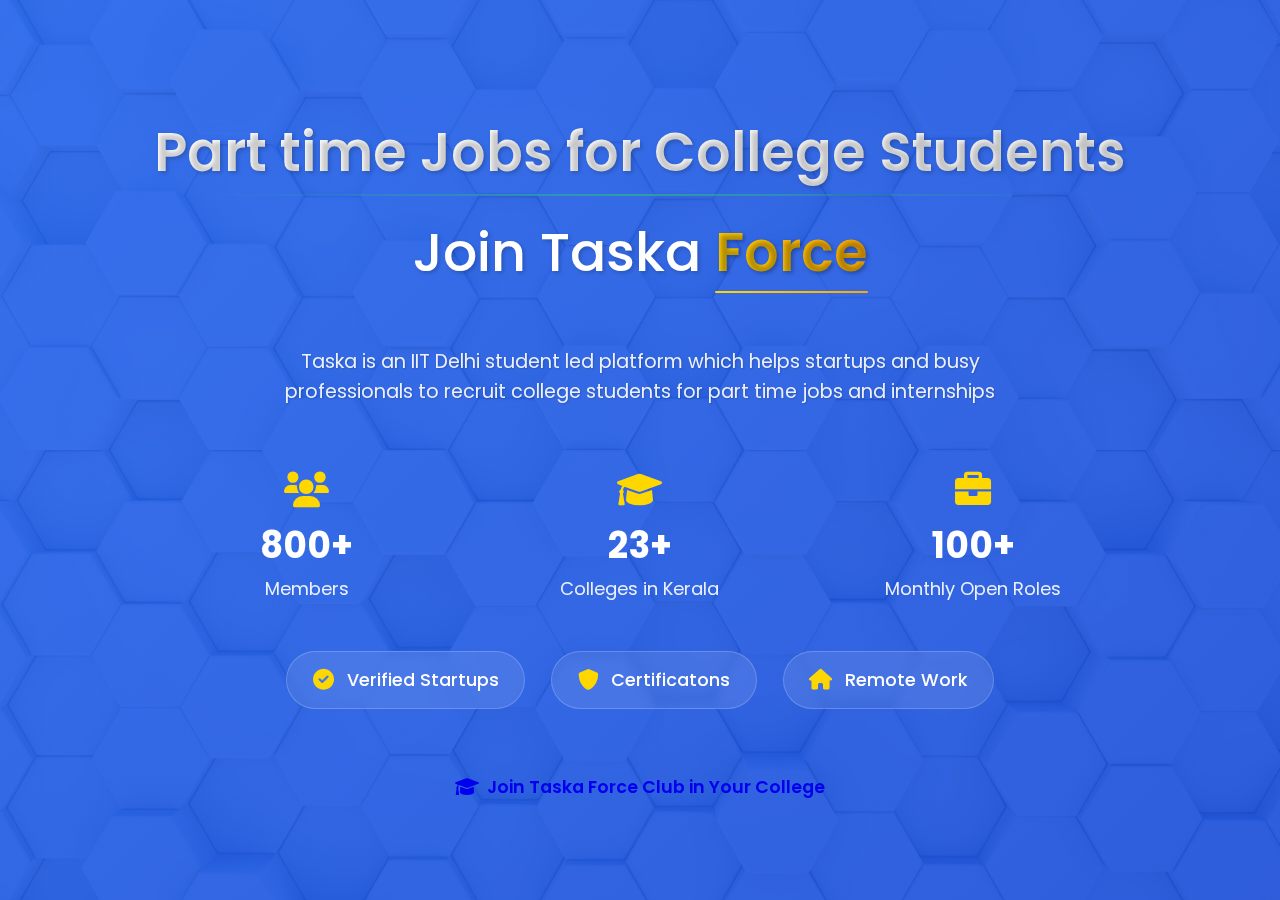
<file: index.html>
<!DOCTYPE html>
<html lang="en">
<head>
    <meta charset="UTF-8">
    <meta name="viewport" content="width=device-width, initial-scale=1.0">
    <title>Taska Campus Ambassador Program</title>
    <link rel="preconnect" href="https://fonts.googleapis.com">
    <link rel="preconnect" href="https://fonts.gstatic.com" crossorigin>
    <link href="https://fonts.googleapis.com/css2?family=Poppins:wght@300;400;500;600;700&display=swap" rel="stylesheet">
    <link rel="stylesheet" href="styles.css">
    <link rel="stylesheet" href="https://cdnjs.cloudflare.com/ajax/libs/font-awesome/6.0.0/css/all.min.css">
</head>
<body>


    <!-- Hero Section -->
    <section id="home" class="hero">
        <div class="video-background">
            <video autoplay muted loop playsinline>
                <source src="bg.mp4" type="video/mp4">
                <!-- Fallback background if video fails to load -->
                <div class="fallback-background"></div>
            </video>
            <div class="overlay"></div>
        </div>
        <div class="hero-content">
            <h1>
                <span class="heading-line">Part time Jobs for College Students</span>
                
                <span class="heading-brand">Join Taska <span class="force-text">Force</span></span>
            </h1>
            
            <p class="hero-description">Taska is an IIT Delhi student led platform which helps startups and busy professionals to recruit college students for part time jobs and internships</p>
            
            <div class="hero-stats">
                <div class="stat-item">
                    <i class="fas fa-users"></i>
                    <span class="stat-number">800+</span>
                    <span class="stat-label">Members</span>
                </div>
                <div class="stat-item">
                    <i class="fas fa-graduation-cap"></i>
                    <span class="stat-number">23+</span>
                    <span class="stat-label">Colleges in Kerala</span>
                </div>
                <div class="stat-item">
                    <i class="fas fa-briefcase"></i>
                    <span class="stat-number">100+</span>
                    <span class="stat-label">Monthly Open Roles</span>
                </div>
            </div>

            <div class="trust-badges">
                <div class="trust-item">
                    <i class="fas fa-check-circle"></i>
                    <span>Verified Startups</span>
                </div>
                <div class="trust-item">
                    <i class="fas fa-shield-alt"></i>
                    <span>Certificatons</span>
                </div>
                <div class="trust-item">
                    <i class="fas fa-home"></i>
                    <span>Remote Work</span>
                </div>
            </div>

            <a href="college-select.html" class="cta-button"><i class="fas fa-graduation-cap"></i> Join Taska Force Club in Your College</a>
        </div>
    </section>

    
   

    <script src="script.js"></script>
</body>
</html>
</file>
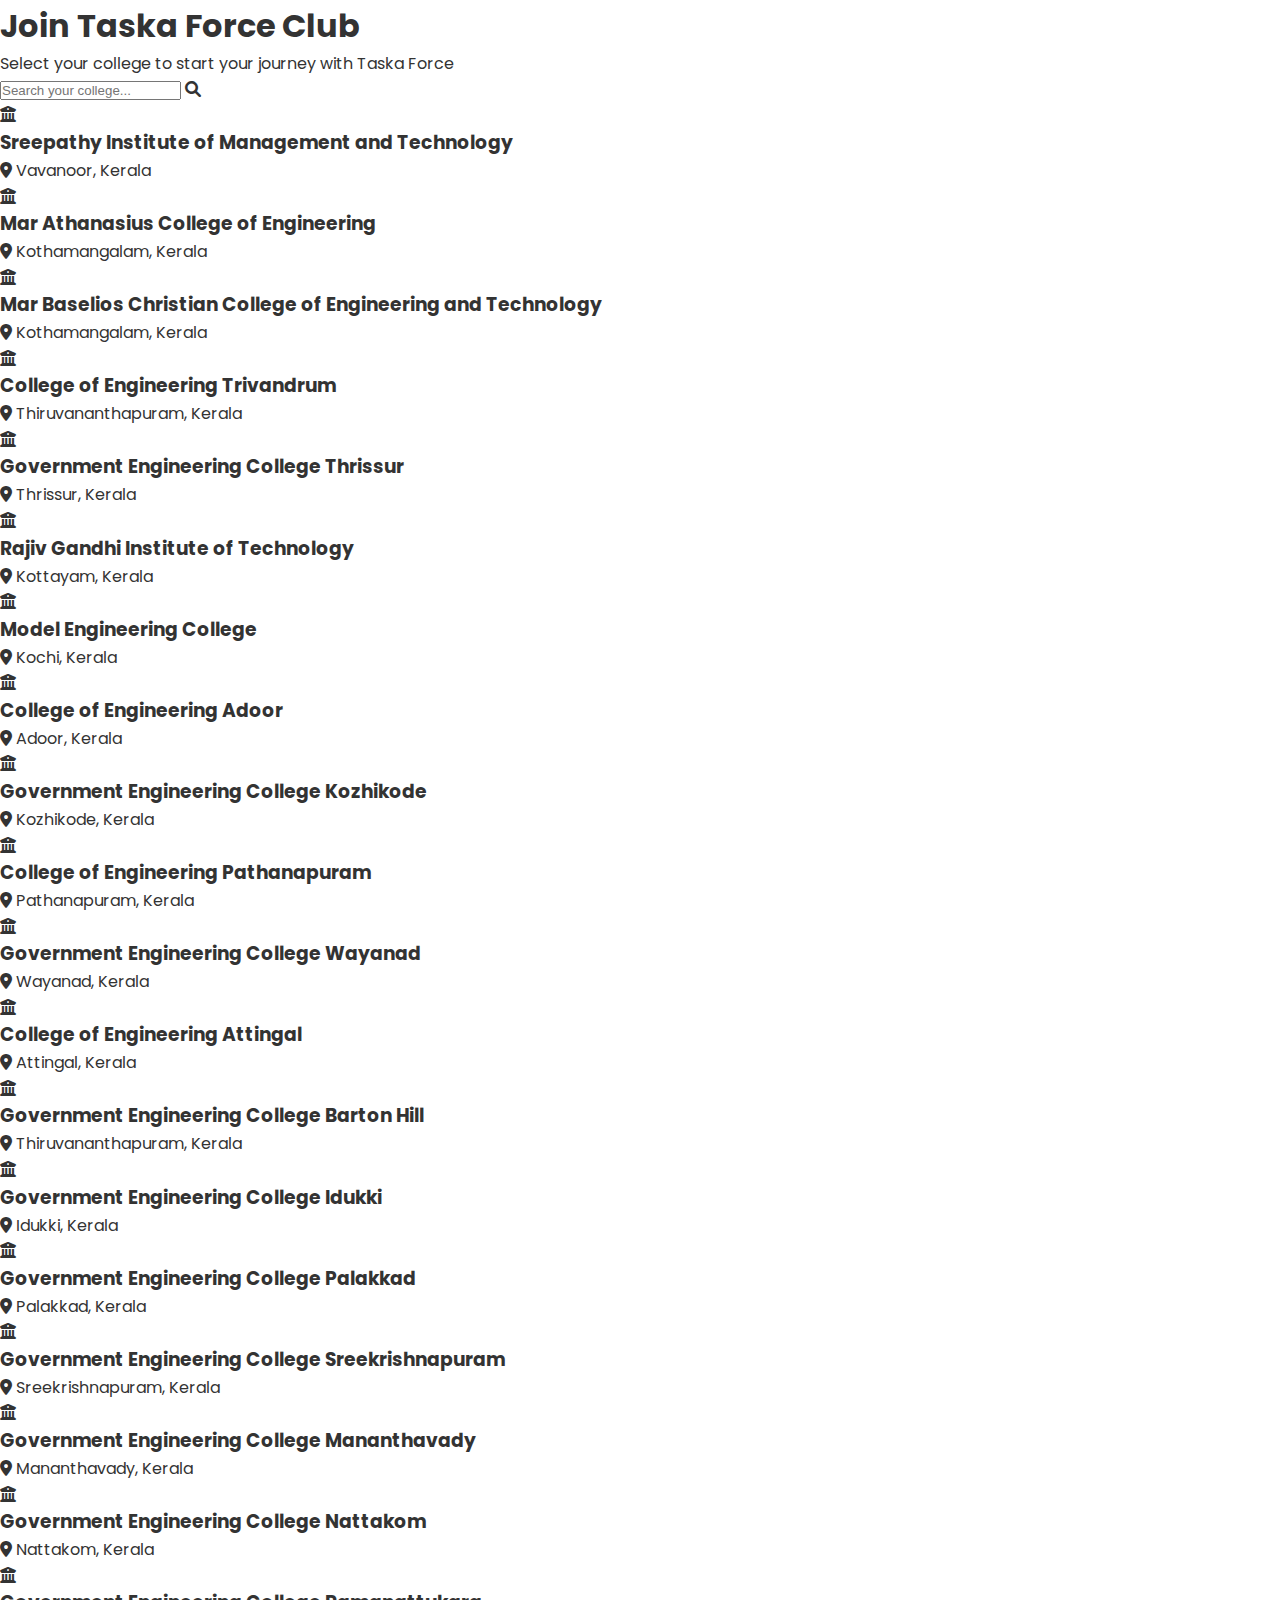
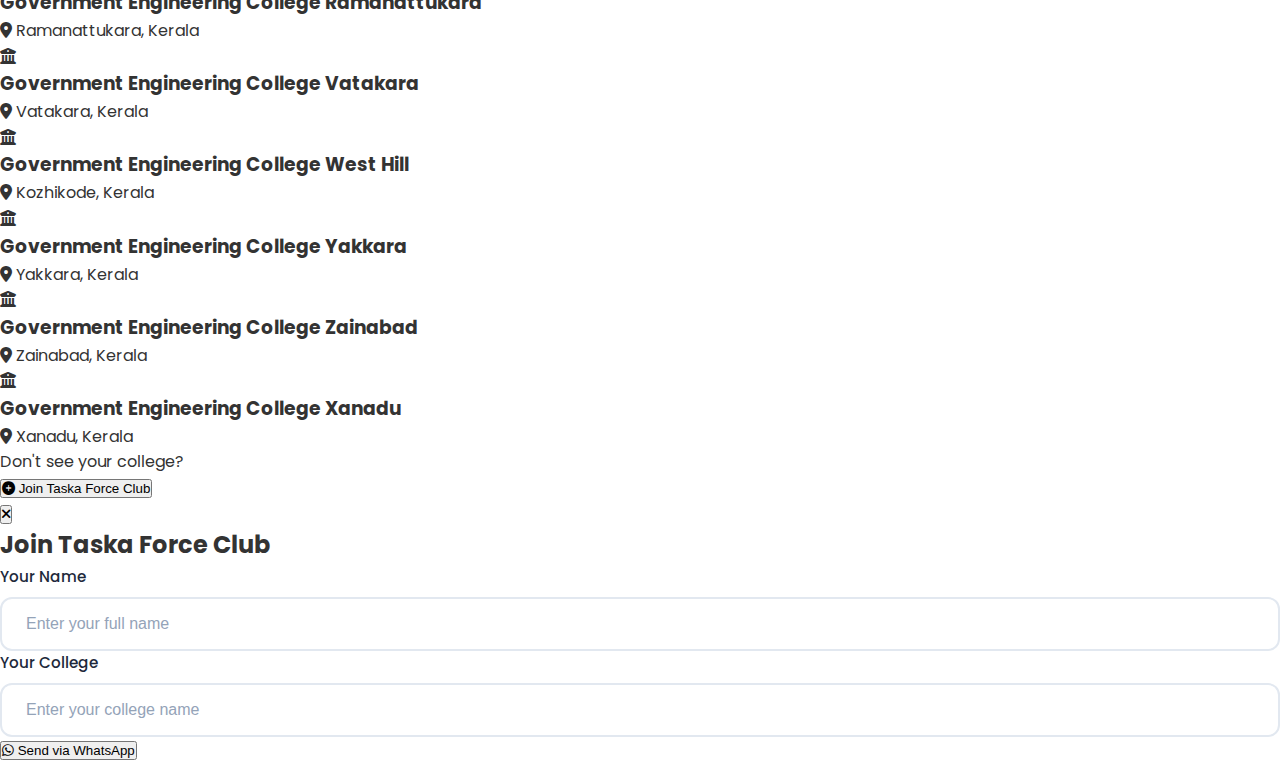
<file: college-select.html>
<!DOCTYPE html>
<html lang="en">
<head>
    <meta charset="UTF-8">
    <meta name="viewport" content="width=device-width, initial-scale=1.0">
    <title>Join Taska Force Club - Select Your College</title>
    <link rel="preconnect" href="https://fonts.googleapis.com">
    <link rel="preconnect" href="https://fonts.gstatic.com" crossorigin>
    <link href="https://fonts.googleapis.com/css2?family=Poppins:wght@300;400;500;600;700&display=swap" rel="stylesheet">
    <link rel="stylesheet" href="styles.css">
    <link rel="stylesheet" href="https://cdnjs.cloudflare.com/ajax/libs/font-awesome/6.0.0/css/all.min.css">
</head>
<body>
    <div class="college-select-container">
        <div class="college-select-content">
            <h1>Join Taska Force Club</h1>
            <p class="subtitle">Select your college to start your journey with Taska Force</p>
            
            <div class="college-search">
                <input type="text" id="collegeSearch" placeholder="Search your college..." class="search-input">
                <i class="fas fa-search search-icon"></i>
            </div>

            <div class="colleges-grid">
                <div class="college-card">
                    <div class="college-icon">
                        <i class="fas fa-university"></i>
                    </div>
                    <div class="college-info">
                        <h3>Sreepathy Institute of Management and Technology</h3>
                        <div class="college-location">
                            <i class="fas fa-map-marker-alt"></i>
                            <span>Vavanoor, Kerala</span>
                        </div>
                    </div>
                </div>
                <div class="college-card">
                    <div class="college-icon">
                        <i class="fas fa-university"></i>
                    </div>
                    <div class="college-info">
                        <h3>Mar Athanasius College of Engineering</h3>
                        <div class="college-location">
                            <i class="fas fa-map-marker-alt"></i>
                            <span>Kothamangalam, Kerala</span>
                        </div>
                    </div>
                </div>
                <div class="college-card">
                    <div class="college-icon">
                        <i class="fas fa-university"></i>
                    </div>
                    <div class="college-info">
                        <h3>Mar Baselios Christian College of Engineering and Technology</h3>
                        <div class="college-location">
                            <i class="fas fa-map-marker-alt"></i>
                            <span>Kothamangalam, Kerala</span>
                        </div>
                    </div>
                </div>
                <div class="college-card">
                    <div class="college-icon">
                        <i class="fas fa-university"></i>
                    </div>
                    <div class="college-info">
                        <h3>College of Engineering Trivandrum</h3>
                        <div class="college-location">
                            <i class="fas fa-map-marker-alt"></i>
                            <span>Thiruvananthapuram, Kerala</span>
                        </div>
                    </div>
                </div>
                <div class="college-card">
                    <div class="college-icon">
                        <i class="fas fa-university"></i>
                    </div>
                    <div class="college-info">
                        <h3>Government Engineering College Thrissur</h3>
                        <div class="college-location">
                            <i class="fas fa-map-marker-alt"></i>
                            <span>Thrissur, Kerala</span>
                        </div>
                    </div>
                </div>
                <div class="college-card">
                    <div class="college-icon">
                        <i class="fas fa-university"></i>
                    </div>
                    <div class="college-info">
                        <h3>Rajiv Gandhi Institute of Technology</h3>
                        <div class="college-location">
                            <i class="fas fa-map-marker-alt"></i>
                            <span>Kottayam, Kerala</span>
                        </div>
                    </div>
                </div>
                <div class="college-card">
                    <div class="college-icon">
                        <i class="fas fa-university"></i>
                    </div>
                    <div class="college-info">
                        <h3>Model Engineering College</h3>
                        <div class="college-location">
                            <i class="fas fa-map-marker-alt"></i>
                            <span>Kochi, Kerala</span>
                        </div>
                    </div>
                </div>
                <div class="college-card">
                    <div class="college-icon">
                        <i class="fas fa-university"></i>
                    </div>
                    <div class="college-info">
                        <h3>College of Engineering Adoor</h3>
                        <div class="college-location">
                            <i class="fas fa-map-marker-alt"></i>
                            <span>Adoor, Kerala</span>
                        </div>
                    </div>
                </div>
                <div class="college-card">
                    <div class="college-icon">
                        <i class="fas fa-university"></i>
                    </div>
                    <div class="college-info">
                        <h3>Government Engineering College Kozhikode</h3>
                        <div class="college-location">
                            <i class="fas fa-map-marker-alt"></i>
                            <span>Kozhikode, Kerala</span>
                        </div>
                    </div>
                </div>
                <div class="college-card">
                    <div class="college-icon">
                        <i class="fas fa-university"></i>
                    </div>
                    <div class="college-info">
                        <h3>College of Engineering Pathanapuram</h3>
                        <div class="college-location">
                            <i class="fas fa-map-marker-alt"></i>
                            <span>Pathanapuram, Kerala</span>
                        </div>
                    </div>
                </div>
                <div class="college-card">
                    <div class="college-icon">
                        <i class="fas fa-university"></i>
                    </div>
                    <div class="college-info">
                        <h3>Government Engineering College Wayanad</h3>
                        <div class="college-location">
                            <i class="fas fa-map-marker-alt"></i>
                            <span>Wayanad, Kerala</span>
                        </div>
                    </div>
                </div>
                <div class="college-card">
                    <div class="college-icon">
                        <i class="fas fa-university"></i>
                    </div>
                    <div class="college-info">
                        <h3>College of Engineering Attingal</h3>
                        <div class="college-location">
                            <i class="fas fa-map-marker-alt"></i>
                            <span>Attingal, Kerala</span>
                        </div>
                    </div>
                </div>
                <div class="college-card">
                    <div class="college-icon">
                        <i class="fas fa-university"></i>
                    </div>
                    <div class="college-info">
                        <h3>Government Engineering College Barton Hill</h3>
                        <div class="college-location">
                            <i class="fas fa-map-marker-alt"></i>
                            <span>Thiruvananthapuram, Kerala</span>
                        </div>
                    </div>
                </div>
                <div class="college-card">
                    <div class="college-icon">
                        <i class="fas fa-university"></i>
                    </div>
                    <div class="college-info">
                        <h3>Government Engineering College Idukki</h3>
                        <div class="college-location">
                            <i class="fas fa-map-marker-alt"></i>
                            <span>Idukki, Kerala</span>
                        </div>
                    </div>
                </div>
                <div class="college-card">
                    <div class="college-icon">
                        <i class="fas fa-university"></i>
                    </div>
                    <div class="college-info">
                        <h3>Government Engineering College Palakkad</h3>
                        <div class="college-location">
                            <i class="fas fa-map-marker-alt"></i>
                            <span>Palakkad, Kerala</span>
                        </div>
                    </div>
                </div>
                <div class="college-card">
                    <div class="college-icon">
                        <i class="fas fa-university"></i>
                    </div>
                    <div class="college-info">
                        <h3>Government Engineering College Sreekrishnapuram</h3>
                        <div class="college-location">
                            <i class="fas fa-map-marker-alt"></i>
                            <span>Sreekrishnapuram, Kerala</span>
                        </div>
                    </div>
                </div>
                <div class="college-card">
                    <div class="college-icon">
                        <i class="fas fa-university"></i>
                    </div>
                    <div class="college-info">
                        <h3>Government Engineering College Mananthavady</h3>
                        <div class="college-location">
                            <i class="fas fa-map-marker-alt"></i>
                            <span>Mananthavady, Kerala</span>
                        </div>
                    </div>
                </div>
                <div class="college-card">
                    <div class="college-icon">
                        <i class="fas fa-university"></i>
                    </div>
                    <div class="college-info">
                        <h3>Government Engineering College Nattakom</h3>
                        <div class="college-location">
                            <i class="fas fa-map-marker-alt"></i>
                            <span>Nattakom, Kerala</span>
                        </div>
                    </div>
                </div>
                <div class="college-card">
                    <div class="college-icon">
                        <i class="fas fa-university"></i>
                    </div>
                    <div class="college-info">
                        <h3>Government Engineering College Ramanattukara</h3>
                        <div class="college-location">
                            <i class="fas fa-map-marker-alt"></i>
                            <span>Ramanattukara, Kerala</span>
                        </div>
                    </div>
                </div>
                <div class="college-card">
                    <div class="college-icon">
                        <i class="fas fa-university"></i>
                    </div>
                    <div class="college-info">
                        <h3>Government Engineering College Vatakara</h3>
                        <div class="college-location">
                            <i class="fas fa-map-marker-alt"></i>
                            <span>Vatakara, Kerala</span>
                        </div>
                    </div>
                </div>
                <div class="college-card">
                    <div class="college-icon">
                        <i class="fas fa-university"></i>
                    </div>
                    <div class="college-info">
                        <h3>Government Engineering College West Hill</h3>
                        <div class="college-location">
                            <i class="fas fa-map-marker-alt"></i>
                            <span>Kozhikode, Kerala</span>
                        </div>
                    </div>
                </div>
                <div class="college-card">
                    <div class="college-icon">
                        <i class="fas fa-university"></i>
                    </div>
                    <div class="college-info">
                        <h3>Government Engineering College Yakkara</h3>
                        <div class="college-location">
                            <i class="fas fa-map-marker-alt"></i>
                            <span>Yakkara, Kerala</span>
                        </div>
                    </div>
                </div>
                <div class="college-card">
                    <div class="college-icon">
                        <i class="fas fa-university"></i>
                    </div>
                    <div class="college-info">
                        <h3>Government Engineering College Zainabad</h3>
                        <div class="college-location">
                            <i class="fas fa-map-marker-alt"></i>
                            <span>Zainabad, Kerala</span>
                        </div>
                    </div>
                </div>
                <div class="college-card">
                    <div class="college-icon">
                        <i class="fas fa-university"></i>
                    </div>
                    <div class="college-info">
                        <h3>Government Engineering College Xanadu</h3>
                        <div class="college-location">
                            <i class="fas fa-map-marker-alt"></i>
                            <span>Xanadu, Kerala</span>
                        </div>
                    </div>
                </div>
            </div>

            <div class="other-college">
                <p>Don't see your college?</p>
                <button class="join-button" onclick="openJoinForm()">
                    <i class="fas fa-plus-circle"></i> Join Taska Force Club
                </button>
            </div>
        </div>
    </div>

    <!-- Join Form Popup -->
    <div id="joinFormPopup" class="popup-overlay">
        <div class="popup-content">
            <button class="close-popup" onclick="closeJoinForm()">
                <i class="fas fa-times"></i>
            </button>
            <h2>Join Taska Force Club</h2>
        
            
            <form id="joinForm" onsubmit="submitForm(event)">
                <div class="form-group">
                    <label for="name">Your Name</label>
                    <input type="text" id="name" name="name" required placeholder="Enter your full name">
                </div>
                
                <div class="form-group">
                    <label for="college">Your College</label>
                    <input type="text" id="college" name="college" required placeholder="Enter your college name">
                </div>
                
                <button type="submit" class="submit-button">
                    <i class="fab fa-whatsapp"></i> Send via WhatsApp
                </button>
            </form>
        </div>
    </div>

    <script>
        // College search functionality
        const searchInput = document.getElementById('collegeSearch');
        const collegeCards = document.querySelectorAll('.college-card');

        // College invitation links mapping
        const collegeLinks = {
            'Sreepathy Institute of Management and Technology': 'https://chat.whatsapp.com/dummy-link-simat',
            'Mar Athanasius College of Engineering': 'https://chat.whatsapp.com/dummy-link-mace',
            'Mar Baselios Christian College of Engineering and Technology': 'https://chat.whatsapp.com/dummy-link-mbccet',
            'College of Engineering Trivandrum': 'https://chat.whatsapp.com/dummy-link-cet',
            'Government Engineering College Thrissur': 'https://chat.whatsapp.com/dummy-link-gect',
            'Rajiv Gandhi Institute of Technology': 'https://chat.whatsapp.com/IZhyKsundZP1yy8YQqd2Ek',
            'Model Engineering College': 'https://chat.whatsapp.com/dummy-link-mec',
            'College of Engineering Adoor': 'https://chat.whatsapp.com/dummy-link-coea',
            'Government Engineering College Kozhikode': 'https://chat.whatsapp.com/dummy-link-geck',
            'College of Engineering Pathanapuram': 'https://chat.whatsapp.com/dummy-link-coep',
            'Government Engineering College Wayanad': 'https://chat.whatsapp.com/dummy-link-gecw',
            'College of Engineering Attingal': 'https://chat.whatsapp.com/dummy-link-coea',
            'Government Engineering College Barton Hill': 'https://chat.whatsapp.com/dummy-link-gecb',
            'Government Engineering College Idukki': 'https://chat.whatsapp.com/dummy-link-geci',
            'Government Engineering College Palakkad': 'https://chat.whatsapp.com/dummy-link-gecp',
            'Government Engineering College Sreekrishnapuram': 'https://chat.whatsapp.com/dummy-link-gecs',
            'Government Engineering College Mananthavady': 'https://chat.whatsapp.com/dummy-link-gecm',
            'Government Engineering College Nattakom': 'https://chat.whatsapp.com/dummy-link-gecn',
            'Government Engineering College Ramanattukara': 'https://chat.whatsapp.com/dummy-link-gecr',
            'Government Engineering College Vatakara': 'https://chat.whatsapp.com/dummy-link-gecv',
            'Government Engineering College West Hill': 'https://chat.whatsapp.com/dummy-link-gecw',
            'Government Engineering College Yakkara': 'https://chat.whatsapp.com/dummy-link-gecy',
            'Government Engineering College Zainabad': 'https://chat.whatsapp.com/dummy-link-gecz',
            'Government Engineering College Xanadu': 'https://chat.whatsapp.com/dummy-link-gecx'
        };

        searchInput.addEventListener('input', function(e) {
            const searchTerm = e.target.value.toLowerCase();
            
            collegeCards.forEach(card => {
                const collegeName = card.querySelector('h3').textContent.toLowerCase();
                
                if (collegeName.includes(searchTerm)) {
                    card.style.display = 'flex';
                } else {
                    card.style.display = 'none';
                }
            });
        });

        // College card click handler
        collegeCards.forEach(card => {
            card.addEventListener('click', function() {
                const collegeName = this.querySelector('h3').textContent;
                const invitationLink = collegeLinks[collegeName];
                
                if (invitationLink) {
                    window.location.href = invitationLink;
                } else {
                    // Fallback to WhatsApp message if link not found
                    const whatsappMessage = `Hi Taska Force, I would like to join the Taska Force Club at ${collegeName}.`;
                    const encodedMessage = encodeURIComponent(whatsappMessage);
                    window.location.href = `https://wa.me/919266124039?text=${encodedMessage}`;
                }
            });
        });

        // Join Form Popup Functions
        function openJoinForm() {
            document.getElementById('joinFormPopup').classList.add('active');
            document.body.style.overflow = 'hidden';
        }

        function closeJoinForm() {
            document.getElementById('joinFormPopup').classList.remove('active');
            document.body.style.overflow = 'auto';
        }

        function submitForm(event) {
            event.preventDefault();
            const name = document.getElementById('name').value;
            const college = document.getElementById('college').value;
            
            const message = `Hi Taska Force, I am ${name} from ${college}. I would like to join the Taska Force Club in my college.`;
            const encodedMessage = encodeURIComponent(message);
            
            window.location.href = `https://wa.me/919266124039?text=${encodedMessage}`;
        }

        // Close popup when clicking outside
        document.getElementById('joinFormPopup').addEventListener('click', function(e) {
            if (e.target === this) {
                closeJoinForm();
            }
        });
    </script>
</body>
</html>
</file>
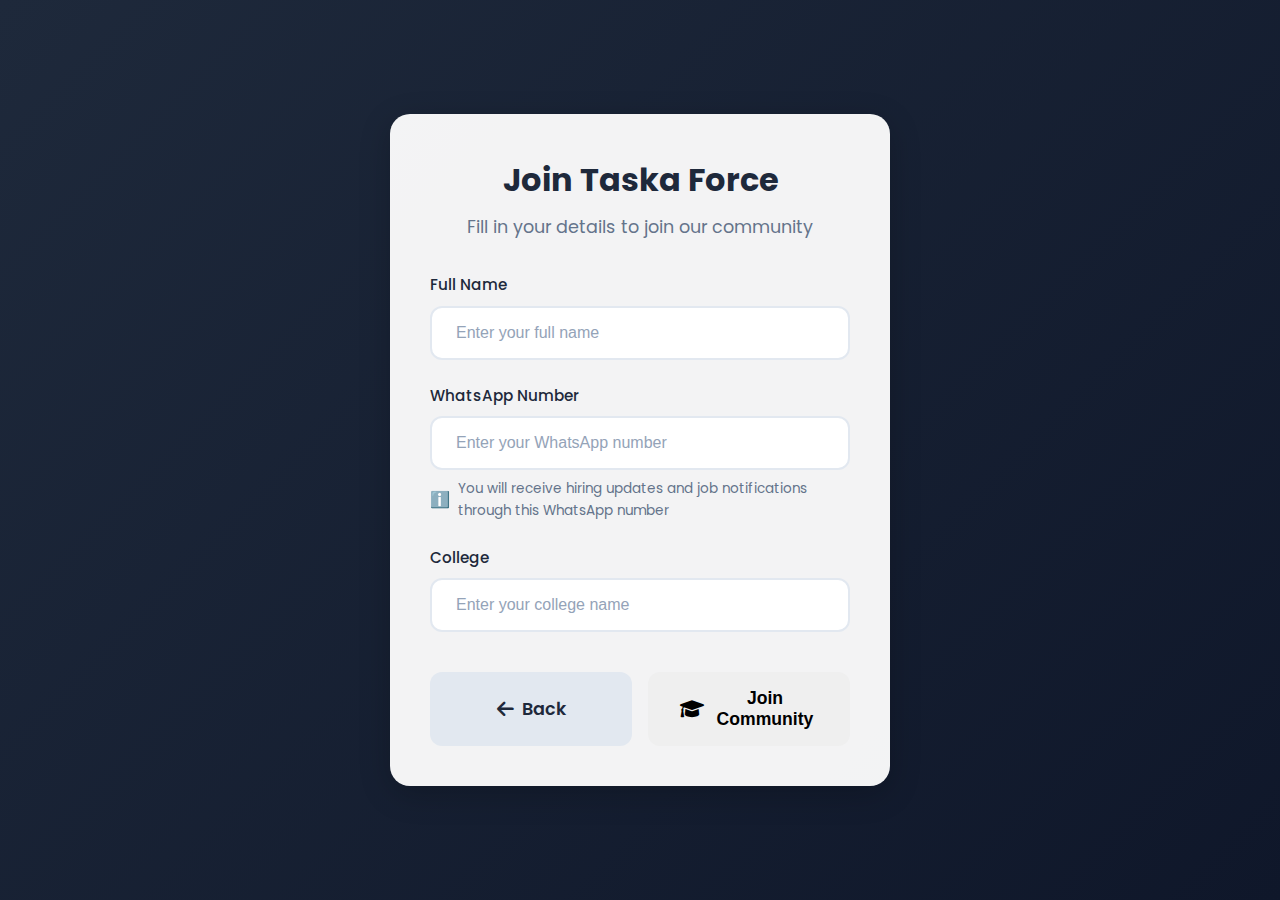
<file: register.html>
<!DOCTYPE html>
<html lang="en">
<head>
    <meta charset="UTF-8">
    <meta name="viewport" content="width=device-width, initial-scale=1.0">
    <title>Join Taska Force - Registration</title>
    <link rel="preconnect" href="https://fonts.googleapis.com">
    <link rel="preconnect" href="https://fonts.gstatic.com" crossorigin>
    <link href="https://fonts.googleapis.com/css2?family=Poppins:wght@300;400;500;600;700&display=swap" rel="stylesheet">
    <link rel="stylesheet" href="styles.css">
    <link rel="stylesheet" href="https://cdnjs.cloudflare.com/ajax/libs/font-awesome/6.0.0/css/all.min.css">
</head>
<body class="register-page">
    <div class="register-container">
        <div class="form-container">
            <div class="form-header">
                <h2>Join Taska Force</h2>
                <p>Fill in your details to join our community</p>
            </div>
            <form id="joinForm" class="join-form">
                <div class="form-group">
                    <label for="name">Full Name</label>
                    <input type="text" id="name" name="name" placeholder="Enter your full name" required>
                </div>
                <div class="form-group">
                    <label for="whatsapp">WhatsApp Number</label>
                    <input type="tel" id="whatsapp" name="whatsapp" placeholder="Enter your WhatsApp number" required>
                    <p class="input-warning">You will receive hiring updates and job notifications through this WhatsApp number</p>
                </div>
                <div class="form-group">
                    <label for="college">College</label>
                    <input type="text" id="college" name="college" placeholder="Enter your college name" required>
                </div>
                <div class="form-buttons">
                    <a href="index.html" class="cta-button back-button">
                        <i class="fas fa-arrow-left"></i> Back
                    </a>
                    <button type="submit" class="cta-button">
                        <i class="fas fa-graduation-cap"></i> Join Community
                    </button>
                </div>
            </form>
        </div>
    </div>

    <script>
    document.getElementById('joinForm').addEventListener('submit', function(e) {
        e.preventDefault();
        const name = document.getElementById('name').value;
        const whatsapp = document.getElementById('whatsapp').value;
        const college = document.getElementById('college').value;
        
        // Here you can add your WhatsApp group link
        const whatsappLink = 'https://chat.whatsapp.com/YOUR_GROUP_LINK';
        
        // Open WhatsApp link in new tab
        window.open(whatsappLink, '_blank');
    });
    </script>
</body>
</html>
</file>
<file: styles.css>
/* Reset and Base Styles */
* {
    margin: 0;
    padding: 0;
    box-sizing: border-box;
    -webkit-font-smoothing: antialiased;
    -moz-osx-font-smoothing: grayscale;
    -webkit-tap-highlight-color: transparent;
    -webkit-touch-callout: none;
    -webkit-user-select: none;
    user-select: none;
}

body {
    font-family: 'Poppins', sans-serif;
    line-height: 1.6;
    color: #333;
    overflow-x: hidden;
    margin: 0;
    padding: 0;
    min-height: 100vh;
    min-height: 100dvh;
}

/* Malayalam Text Styles */
.malayalam {
    font-family: 'Noto Sans Malayalam', 'Poppins', sans-serif;
    margin-bottom: 0.5rem;
    color: #1e293b;
}

/* Hero Section */
.hero {
    width: 100%;
    position: relative;
    display: flex;
    align-items: center;
    justify-content: center;
    text-align: center;
    color: white;
    overflow-y: auto;
    margin: 0;
    padding: 0;
    box-sizing: border-box;
    min-height: 100vh;
}

.video-background {
    position: absolute;
    top: 0;
    left: 0;
    width: 100%;
    height: 100%;
    z-index: -1;
}

.video-background video {
    width: 100%;
    height: 100%;
    object-fit: cover;
    position: absolute;
    top: 0;
    left: 0;
}

/* Fallback background if video fails to load */
.fallback-background {
    position: absolute;
    top: 0;
    left: 0;
    width: 100%;
    height: 100%;
    background: linear-gradient(135deg, #2563eb 0%, #1d4ed8 100%);
    animation: gradientAnimation 15s ease infinite;
}

@keyframes gradientAnimation {
    0% {
        background-position: 0% 50%;
    }
    50% {
        background-position: 100% 50%;
    }
    100% {
        background-position: 0% 50%;
    }
}

.overlay {
    position: absolute;
    top: 0;
    left: 0;
    width: 100%;
    height: 100%;
    background: linear-gradient(135deg, rgba(37, 99, 235, 0.9) 0%, rgba(29, 78, 216, 0.9) 100%);
}

.hero-content {
    width: 100%;
    max-width: 1200px;
    padding: 5rem 5vw;
    position: relative;
    z-index: 1;
    display: flex;
    flex-direction: column;
    justify-content: center;
    align-items: center;
    gap: 3rem;
    margin-top: 2rem;
}

.hero h1 {
    font-size: clamp(1.8rem, 6vh, 4rem);
    line-height: 1.4;
    text-shadow: 2px 2px 4px rgba(0, 0, 0, 0.2);
    font-weight: 500;
    display: flex;
    flex-direction: column;
    align-items: center;
    justify-content: center;
    gap: 1rem;
    margin: 0;
    width: 100%;
}

.heading-line {
    background: linear-gradient(45deg, #ffffff, #f0f0f0);
    -webkit-background-clip: text;
    -webkit-text-fill-color: transparent;
    font-weight: 600;
    position: relative;
    width: 100%;
    text-align: center;
    padding: 0 1rem;
}

.heading-line::after {
    content: '';
    position: absolute;
    bottom: -5px;
    left: 50%;
    transform: translateX(-50%);
    width: 80%;
    height: 2px;
    background: linear-gradient(90deg, transparent, #25D366, transparent);
    opacity: 0.5;
}

.heading-divider {
    color: #25D366;
    font-weight: 300;
    animation: pulse 2s infinite;
}

.heading-brand {
    position: relative;
    padding: 0.5rem 0;
    width: 100%;
    text-align: center;
}

.force-text {
    color: #FFD700;
    font-weight: 600;
    text-shadow: 2px 2px 4px rgba(0, 0, 0, 0.3);
    background: linear-gradient(45deg, #FFD700, #FFA500);
    -webkit-background-clip: text;
    -webkit-text-fill-color: transparent;
    display: inline-block;
    position: relative;
}

.force-text::after {
    content: '';
    position: absolute;
    bottom: -2px;
    left: 0;
    width: 100%;
    height: 2px;
    background: linear-gradient(90deg, #FFD700, #FFA500);
    border-radius: 2px;
}

@keyframes pulse {
    0% {
        opacity: 0.5;
    }
    50% {
        opacity: 1;
    }
    100% {
        opacity: 0.5;
    }
}

.hero h2.malayalam {
    font-size: 2.5rem;
    margin-bottom: 1rem;
    color: white;
    text-shadow: 2px 2px 4px rgba(0, 0, 0, 0.2);
    font-weight: 600;
}

.hero p {
    font-size: 1.2rem;
    margin-bottom: 1rem;
    text-shadow: 1px 1px 2px rgba(0, 0, 0, 0.2);
    font-weight: 400;
}

.hero-description {
    font-size: clamp(1rem, 3vh, 1.4rem);
    max-width: 800px;
    line-height: 1.6;
    opacity: 0.9;
    margin: 0;
    padding: 0 2vw;
}

.hero-stats {
    display: flex;
    justify-content: center;
    gap: 4vw;
    width: 100%;
    max-width: 1000px;
    margin: 0;
    padding: 0 2vw;
}

.stat-item {
    flex: 1;
    min-width: 0;
    text-align: center;
}

.stat-item i {
    font-size: clamp(1.5rem, 4vh, 2.5rem);
    margin-bottom: 1vh;
    color: #FFD700;
}

.stat-number {
    font-size: clamp(1.5rem, 4vh, 2.5rem);
    font-weight: 700;
    display: block;
}

.stat-label {
    font-size: clamp(0.9rem, 2vh, 1.2rem);
    display: block;
    opacity: 0.9;
}

.trust-badges {
    display: flex;
    flex-wrap: wrap;
    justify-content: center;
    gap: 2vw;
    width: 100%;
    max-width: 800px;
    margin: 0;
    padding: 0 2vw;
}

.trust-item {
    padding: clamp(0.5rem, 1.5vh, 1rem) clamp(1rem, 2vw, 2rem);
    font-size: clamp(0.9rem, 2vh, 1.1rem);
    min-height: clamp(40px, 5vh, 50px);
    display: flex;
    align-items: center;
    gap: 1vw;
    background: rgba(255, 255, 255, 0.1);
    backdrop-filter: blur(5px);
    border: 1px solid rgba(255, 255, 255, 0.2);
    border-radius: 50px;
}

.trust-item i {
    font-size: clamp(1.1rem, 2.5vh, 1.3rem);
    color: #FFD700;
}

.trust-item span {
    color: white;
    font-weight: 500;
}

.hero p.malayalam {
    font-size: 1.2rem;
    margin-bottom: 2rem;
    color: white;
}

.cta-button {
    padding: 1rem 2rem;
    border: none;
    border-radius: 12px;
    font-size: 1.1rem;
    font-weight: 600;
    cursor: pointer;
    transition: all 0.3s ease;
    display: inline-flex;
    align-items: center;
    justify-content: center;
    gap: 0.5rem;
    text-decoration: none;
}

.cta-button i {
    font-size: 1.2rem;
}

/* Benefits Section */
.benefits {
    padding: 3rem 1rem;
    background: #f8fafc;
    position: relative;
    overflow: hidden;
}

.benefits::before {
    content: '';
    position: absolute;
    top: 0;
    left: 0;
    right: 0;
    height: 1px;
    background: linear-gradient(90deg, transparent, #25D366, transparent);
}

.benefits h2 {
    font-size: clamp(1.5rem, 4vw, 2.5rem);
    margin-bottom: 2rem;
    padding: 0 0.5rem;
    text-align: center;
    color: #1e293b;
    font-weight: 700;
    position: relative;
}

.benefits h2::after {
    content: '';
    position: absolute;
    bottom: -10px;
    left: 50%;
    transform: translateX(-50%);
    width: 60px;
    height: 3px;
    background: #25D366;
    border-radius: 2px;
}

.benefits h3.malayalam {
    text-align: center;
    margin-bottom: 3rem;
    font-size: 2rem;
    color: #1e293b;
    font-weight: 600;
}

.benefits-grid {
    display: flex;
    flex-direction: column;
    gap: 0;
}

.benefit-card {
    display: flex;
    align-items: center;
    padding: 1rem;
    min-height: 60px;
    border-bottom: 1px solid rgba(0, 0, 0, 0.05);
    background: transparent;
    transition: background-color 0.2s ease;
}

.benefit-card::before {
    content: '';
    position: absolute;
    top: 0;
    left: 0;
    width: 100%;
    height: 4px;
    background: linear-gradient(90deg, #25D366, #FFD700);
    opacity: 0;
    transition: opacity 0.3s ease;
}

.benefit-card:hover {
    transform: translateY(-5px);
    box-shadow: 0 8px 15px rgba(0, 0, 0, 0.1);
}

.benefit-card:hover::before {
    opacity: 1;
}

.card-icon {
    width: 40px;
    height: 40px;
    min-width: 40px;
    margin-right: 1rem;
    display: flex;
    align-items: center;
    justify-content: center;
    background: #f1f5f9;
    border-radius: 50%;
}

.benefit-card:hover .card-icon {
    background: #25D366;
    transform: scale(1.1);
}

.benefit-card i {
    font-size: 1.2rem;
    color: #25D366;
    transition: all 0.3s ease;
    display: inline-block;
    width: 40px;
    height: 40px;
    line-height: 40px;
    text-align: center;
    -webkit-text-stroke: 1px #25D366;
}

.benefit-card:hover i {
    color: white;
}

.benefit-card h3 {
    margin: 0;
    font-size: clamp(0.9rem, 2.5vw, 1.1rem);
    text-align: left;
    color: #1e293b;
    font-weight: 600;
}

.benefit-card p {
    margin: 0;
    font-weight: 400;
    font-size: 0.95rem;
    color: #64748b;
    line-height: 1.6;
}

.more-card {
    background: linear-gradient(135deg, #f8fafc 0%, #e2e8f0 100%);
    border: 2px dashed #cbd5e1;
}

.more-card .card-icon {
    background: white;
}

.more-card i {
    color: #25D366;
    font-size: 2rem;
}

.more-card:hover {
    background: linear-gradient(135deg, #e2e8f0 0%, #f8fafc 100%);
}

.more-card:hover .card-icon {
    background: #25D366;
}

.more-card:hover i {
    color: white;
}

/* FAQ Section */
.faq {
    padding: 3rem 1rem;
    background: #f8fafc;
}

.faq h2 {
    font-size: clamp(1.5rem, 4vw, 2.5rem);
    margin-bottom: 2rem;
    padding: 0 0.5rem;
    text-align: center;
    color: #1e293b;
    font-weight: 700;
}

.faq h3.malayalam {
    text-align: center;
    margin-bottom: 3rem;
    font-size: 2rem;
    color: #1e293b;
    font-weight: 600;
}

.faq-container {
    max-width: 800px;
    margin: 0 auto;
}

.faq-item {
    background: white;
    margin-bottom: 1rem;
    border-radius: 10px;
    overflow: hidden;
    box-shadow: 0 2px 4px rgba(0, 0, 0, 0.1);
}

.faq-question {
    padding: 1rem;
    min-height: 44px;
    display: flex;
    justify-content: space-between;
    align-items: center;
    cursor: pointer;
    transition: background-color 0.3s ease;
}

.faq-question:hover {
    background-color: #f8fafc;
}

.faq-question h3 {
    font-size: clamp(0.9rem, 2.5vw, 1.1rem);
    padding-right: 2rem;
    margin: 0;
    font-weight: 600;
}

.toggle {
    font-size: 1.5rem;
    width: 44px;
    height: 44px;
    display: flex;
    align-items: center;
    justify-content: center;
}

.faq-item.active .toggle {
    transform: rotate(45deg);
}

.faq-answer {
    padding: 0 1rem 1rem;
    max-height: 0;
    overflow: hidden;
    transition: max-height 0.3s ease, padding 0.3s ease;
}

.faq-item.active .faq-answer {
    padding: 0 1rem 1.5rem;
    max-height: 300px;
}

.faq-answer p {
    margin: 0;
    color: #64748b;
    line-height: 1.6;
    font-size: clamp(0.85rem, 2.5vw, 0.95rem);
}

/* Footer */
.footer {
    background: #1e293b;
    color: white;
    padding: 2rem 1rem 1rem;
}

.footer-content {
    display: grid;
    grid-template-columns: repeat(auto-fit, minmax(250px, 1fr));
    gap: 2rem;
    max-width: 1200px;
    margin: 0 auto;
}

.footer-section {
    padding: 1rem 0;
}

.footer-section h3 {
    font-size: clamp(1.1rem, 3vw, 1.3rem);
    margin-bottom: 1rem;
    font-weight: 600;
}

.footer-section p {
    font-size: clamp(0.85rem, 2.5vw, 0.95rem);
    margin-bottom: 0.5rem;
}

.footer-section p.malayalam {
    color: white;
}

.social-links {
    display: flex;
    gap: 1rem;
    justify-content: center;
}

.social-links a {
    width: 44px;
    height: 44px;
    display: flex;
    align-items: center;
    justify-content: center;
    font-size: 1.5rem;
    color: white;
    transition: color 0.3s ease;
}

.social-links a:hover {
    color: #2563eb;
}

.footer-bottom {
    text-align: center;
    margin-top: 2rem;
    padding-top: 1rem;
    font-size: clamp(0.8rem, 2.5vw, 0.9rem);
    border-top: 1px solid rgba(255, 255, 255, 0.1);
}

.footer-bottom p {
    margin-bottom: 0.5rem;
    font-weight: 400;
}

.attribution {
    font-size: 0.8rem;
    color: rgba(255, 255, 255, 0.7);
}

.attribution a {
    color: rgba(255, 255, 255, 0.9);
    text-decoration: none;
    transition: color 0.3s ease;
}

.attribution a:hover {
    color: #2563eb;
    text-decoration: underline;
}

/* Responsive Design */
@media (max-width: 1200px) {
    .benefits-grid {
        grid-template-columns: repeat(auto-fit, minmax(250px, 1fr));
        gap: 1.5rem;
        padding: 0 2rem;
    }

    .hero h1 {
        font-size: 3rem;
    }

    .hero-stats {
        gap: 2rem;
    }
}

@media (max-width: 992px) {
    .hero h1 {
        font-size: 2.8rem;
    }

    .hero-description {
        font-size: 1rem;
        padding: 0 1rem;
    }

    .stat-number {
        font-size: 1.8rem;
    }

    .stat-label {
        font-size: 0.9rem;
    }

    .trust-item {
        padding: 0.4rem 0.8rem;
    }
}

@media (max-width: 768px) {
    .hero-content {
        padding: 4rem 4vw;
        gap: 2.5rem;
    }

    .hero-stats {
        gap: 3vw;
    }

    .trust-badges {
        gap: 1.5vw;
    }

    .cta-button {
        margin-top: 1rem;
        margin-bottom: 1rem;
    }

    .heading-line::after {
        bottom: -3px;
    }

    .stat-item {
        min-width: 0;
    }

    .stat-number {
        font-size: 1.5rem;
    }

    .stat-label {
        font-size: 0.8rem;
    }

    .trust-item {
        font-size: 0.85rem;
        padding: 0.3rem 0.7rem;
    }

    .trust-item i {
        font-size: 1rem;
        width: 18px;
        height: 18px;
        line-height: 18px;
    }

    .cta-button {
        padding: 0.9rem 1.8rem;
        min-height: 50px;
        font-size: 1rem;
        max-width: 280px;
        border-radius: 10px;
    }

    .cta-button i {
        font-size: 1.3rem;
    }

    .benefits {
        padding: 3rem 1rem;
    }

    .benefits h2 {
        font-size: 2rem;
        margin-bottom: 2rem;
    }

    .benefits-grid {
        display: flex;
        flex-direction: column;
        gap: 0;
        padding: 0;
    }

    .benefit-card {
        display: flex;
        align-items: center;
        padding: 1.2rem;
        border-radius: 0;
        box-shadow: none;
        border: none;
        border-bottom: 1px solid rgba(0, 0, 0, 0.05);
        background: transparent;
        transition: background-color 0.3s ease;
    }

    .benefit-card:hover {
        transform: none;
        background-color: rgba(37, 99, 235, 0.05);
    }

    .benefit-card::before {
        display: none;
    }

    .card-icon {
        width: 45px;
        height: 45px;
        margin: 0 1rem 0 0;
        background: #f1f5f9;
        flex-shrink: 0;
    }

    .benefit-card i {
        font-size: 1.2rem;
        color: #25D366;
    }

    .benefit-card:hover .card-icon {
        transform: none;
        background: #f1f5f9;
    }

    .benefit-card:hover i {
        color: #25D366;
    }

    .benefit-card h3 {
        margin: 0;
        font-size: 1rem;
        text-align: left;
        color: #1e293b;
    }

    .benefit-card p {
        display: none;
    }

    .more-card {
        background: transparent;
        border: none;
        border-bottom: none;
    }

    .more-card .card-icon {
        background: #f1f5f9;
    }

    .more-card:hover {
        background: rgba(37, 99, 235, 0.05);
    }

    .faq {
        padding: 3rem 1rem;
    }

    .faq h2 {
        font-size: 2rem;
        margin-bottom: 2rem;
    }

    .faq-question h3 {
        font-size: 1rem;
    }

    .faq-answer p {
        font-size: 0.9rem;
    }

    .footer {
        padding: 2rem 1rem 1rem;
    }

    .footer-content {
        grid-template-columns: 1fr;
        text-align: center;
        gap: 1.5rem;
    }

    .social-links {
        justify-content: center;
    }

    .hero h1 {
        font-size: clamp(1.5rem, 5vh, 3rem);
        gap: 0.8rem;
    }

    .heading-line {
        padding: 0 0.5rem;
    }

    .heading-line::after {
        width: 90%;
    }
}

/* Registration Page Styles */
.register-page {
    min-height: 100vh;
    background: linear-gradient(135deg, #1e293b 0%, #0f172a 100%);
    display: flex;
    align-items: center;
    justify-content: center;
    padding: 2rem;
}

.register-container {
    width: 100%;
    max-width: 500px;
}

.form-container {
    background: rgba(255, 255, 255, 0.95);
    border-radius: 20px;
    padding: 2.5rem;
    box-shadow: 0 8px 32px rgba(0, 0, 0, 0.2);
}

.form-header {
    text-align: center;
    margin-bottom: 2rem;
}

.form-header h2 {
    color: #1e293b;
    font-size: 2rem;
    margin-bottom: 0.5rem;
}

.form-header p {
    color: #64748b;
    font-size: 1.1rem;
}

.join-form {
    display: flex;
    flex-direction: column;
    gap: 1.5rem;
}

.form-group {
    width: 100%;
}

.form-group label {
    display: block;
    color: #1e293b;
    margin-bottom: 0.5rem;
    font-size: 0.95rem;
    font-weight: 500;
}

.form-group input {
    width: 100%;
    padding: 1rem 1.5rem;
    border: 2px solid #e2e8f0;
    border-radius: 12px;
    background: white;
    color: #1e293b;
    font-size: 1rem;
    transition: all 0.3s ease;
}

.form-group input::placeholder {
    color: #94a3b8;
}

.form-group input:focus {
    outline: none;
    border-color: #25D366;
    box-shadow: 0 0 0 3px rgba(37, 211, 102, 0.1);
}

.form-buttons {
    display: flex;
    gap: 1rem;
    margin-top: 1rem;
}

.form-buttons .cta-button {
    flex: 1;
    text-align: center;
    text-decoration: none;
}

.back-button {
    background: #e2e8f0;
    color: #1e293b;
}

.back-button:hover {
    background: #cbd5e1;
}

/* Remove the old form styles */
.form-step,
.suggestions,
.suggestion-item {
    display: none;
}

.input-warning {
    font-size: 0.85rem;
    color: #64748b;
    margin-top: 0.5rem;
    display: flex;
    align-items: center;
    gap: 0.5rem;
}

.input-warning::before {
    content: 'ℹ️';
    font-size: 1rem;
}
</file>
